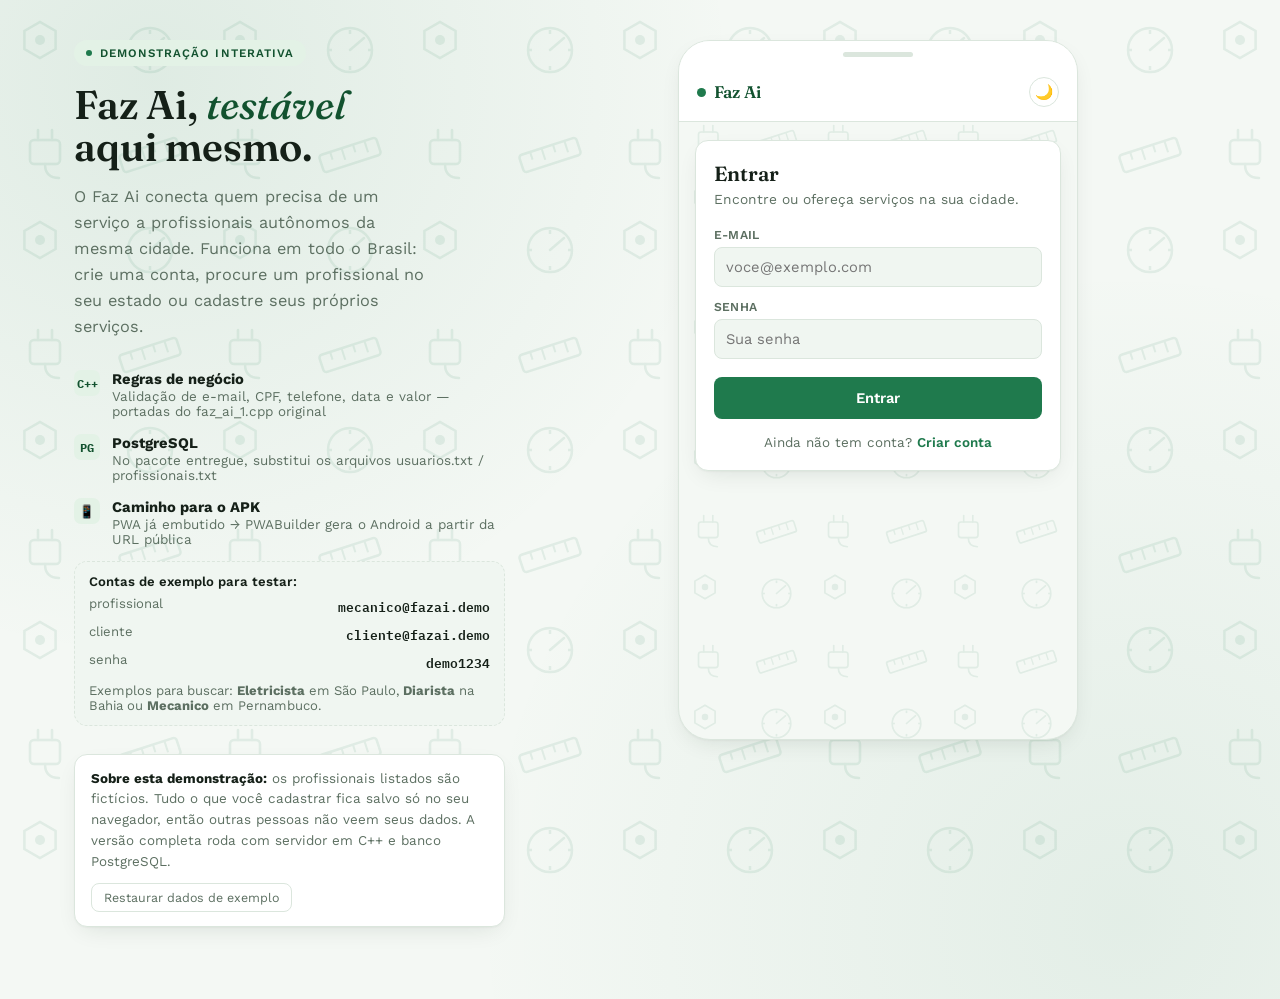
<file: docs/index.html>
<!doctype html>
<html lang="pt-BR">
<head>
<meta charset="utf-8">
<meta name="viewport" content="width=device-width, initial-scale=1">
<title>Faz Ai</title>
<meta name="description" content="Encontre ou ofereça serviços em todo o Brasil">
<meta name="theme-color" content="#1f7a4d">
<link rel="manifest" href="manifest.json">
<link rel="icon" href="icon-192.png">
<link rel="apple-touch-icon" href="icon-192.png">
<link rel="preconnect" href="https://fonts.googleapis.com">
<link rel="preconnect" href="https://fonts.gstatic.com" crossorigin>
<link rel="stylesheet" href="https://fonts.googleapis.com/css2?family=Fraunces:ital,opsz,wght@0,9..144,400;0,9..144,600;0,9..144,700;1,9..144,500&family=Work+Sans:wght@400;500;600;700&family=IBM+Plex+Mono:wght@500;600&display=swap">
<style>
:root{
  --bg:#f4f8f4;
  --bg-deep:#e9f1ea;
  --surface:#ffffff;
  --surface-2:#f0f6f1;
  --text:#152018;
  --text-muted:#5c6f61;
  --border:#dbe6dd;
  --accent:#1f7a4d;
  --accent-strong:#12522f;
  --accent-soft:#e3f2e6;
  --danger:#b1402c;
  --danger-soft:#fbebe6;
  --shadow: 0 1px 2px rgba(20,40,25,.04), 0 8px 24px -8px rgba(20,40,25,.12);
  --radius-l:20px;
  --radius-m:13px;
  --radius-s:8px;
  --pattern-opacity:.09;
}
@media (prefers-color-scheme: dark){
  :root:not([data-theme="light"]){
    color-scheme:dark;
    --bg:#0e1712;
    --bg-deep:#0a120e;
    --surface:#16221b;
    --surface-2:#1c2a21;
    --text:#eaf3ec;
    --text-muted:#8fa596;
    --border:#2a3a2f;
    --accent:#4fbf87;
    --accent-strong:#7fd9a8;
    --accent-soft:#1d3226;
    --danger:#e58876;
    --danger-soft:#33201c;
    --shadow: 0 1px 2px rgba(0,0,0,.3), 0 10px 30px -10px rgba(0,0,0,.5);
    --pattern-opacity:.16;
  }
}
:root[data-theme="dark"]{
  color-scheme:dark;
  --bg:#0e1712;
  --bg-deep:#0a120e;
  --surface:#16221b;
  --surface-2:#1c2a21;
  --text:#eaf3ec;
  --text-muted:#8fa596;
  --border:#2a3a2f;
  --accent:#4fbf87;
  --accent-strong:#7fd9a8;
  --accent-soft:#1d3226;
  --danger:#e58876;
  --danger-soft:#33201c;
  --shadow: 0 1px 2px rgba(0,0,0,.3), 0 10px 30px -10px rgba(0,0,0,.5);
  --pattern-opacity:.16;
}

*{box-sizing:border-box}
body{
  position:relative;
  margin:0;
  background:
    radial-gradient(circle at 12% 8%, color-mix(in srgb, var(--accent) 10%, transparent), transparent 40%),
    radial-gradient(circle at 88% 92%, color-mix(in srgb, var(--accent) 8%, transparent), transparent 45%),
    var(--bg);
  color:var(--text);
  font-family:'Work Sans', system-ui, sans-serif;
  min-height:100%;
}
/* Textura de fundo com ícones de ferramentas (chave, plugue, manômetro, trena) —
   remete ao universo de serviços/manutenção do app. Usa mask (não background-image)
   para herdar a cor de acento do tema automaticamente, claro ou escuro. */
body::before{
  content:"";
  position:fixed;
  inset:0;
  z-index:0;
  pointer-events:none;
  background-color:var(--accent);
  opacity:var(--pattern-opacity);
  -webkit-mask-image:url("data:image/svg+xml,%3Csvg xmlns='http://www.w3.org/2000/svg' width='200' height='200' viewBox='0 0 200 200'%3E%3Cpolygon points='55.6,49 40,58 24.4,49 24.4,31 40,22 55.6,31' fill='none' stroke='black' stroke-width='2.5'/%3E%3Ccircle cx='40' cy='40' r='5' fill='black'/%3E%3Ccircle cx='150' cy='50' r='22' fill='none' stroke='black' stroke-width='2.5'/%3E%3Cline x1='150' y1='50' x2='164' y2='38' stroke='black' stroke-width='2.5' stroke-linecap='round'/%3E%3Cline x1='150' y1='30' x2='150' y2='34' stroke='black' stroke-width='2.5'/%3E%3Cline x1='172' y1='50' x2='168' y2='50' stroke='black' stroke-width='2.5'/%3E%3Cline x1='150' y1='70' x2='150' y2='66' stroke='black' stroke-width='2.5'/%3E%3Cline x1='128' y1='50' x2='132' y2='50' stroke='black' stroke-width='2.5'/%3E%3Crect x='30' y='140' width='30' height='24' rx='4' fill='none' stroke='black' stroke-width='2.5'/%3E%3Cline x1='38' y1='140' x2='38' y2='130' stroke='black' stroke-width='2.5' stroke-linecap='round'/%3E%3Cline x1='52' y1='140' x2='52' y2='130' stroke='black' stroke-width='2.5' stroke-linecap='round'/%3E%3Cpath d='M45 164 q0 14 14 14' fill='none' stroke='black' stroke-width='2.5' stroke-linecap='round'/%3E%3Cg transform='rotate(-18 150 155)'%3E%3Crect x='120' y='146' width='60' height='18' rx='3' fill='none' stroke='black' stroke-width='2.5'/%3E%3Cline x1='132' y1='146' x2='132' y2='154' stroke='black' stroke-width='2'/%3E%3Cline x1='144' y1='146' x2='144' y2='158' stroke='black' stroke-width='2'/%3E%3Cline x1='156' y1='146' x2='156' y2='154' stroke='black' stroke-width='2'/%3E%3Cline x1='168' y1='146' x2='168' y2='158' stroke='black' stroke-width='2'/%3E%3C/g%3E%3C/svg%3E");
  mask-image:url("data:image/svg+xml,%3Csvg xmlns='http://www.w3.org/2000/svg' width='200' height='200' viewBox='0 0 200 200'%3E%3Cpolygon points='55.6,49 40,58 24.4,49 24.4,31 40,22 55.6,31' fill='none' stroke='black' stroke-width='2.5'/%3E%3Ccircle cx='40' cy='40' r='5' fill='black'/%3E%3Ccircle cx='150' cy='50' r='22' fill='none' stroke='black' stroke-width='2.5'/%3E%3Cline x1='150' y1='50' x2='164' y2='38' stroke='black' stroke-width='2.5' stroke-linecap='round'/%3E%3Cline x1='150' y1='30' x2='150' y2='34' stroke='black' stroke-width='2.5'/%3E%3Cline x1='172' y1='50' x2='168' y2='50' stroke='black' stroke-width='2.5'/%3E%3Cline x1='150' y1='70' x2='150' y2='66' stroke='black' stroke-width='2.5'/%3E%3Cline x1='128' y1='50' x2='132' y2='50' stroke='black' stroke-width='2.5'/%3E%3Crect x='30' y='140' width='30' height='24' rx='4' fill='none' stroke='black' stroke-width='2.5'/%3E%3Cline x1='38' y1='140' x2='38' y2='130' stroke='black' stroke-width='2.5' stroke-linecap='round'/%3E%3Cline x1='52' y1='140' x2='52' y2='130' stroke='black' stroke-width='2.5' stroke-linecap='round'/%3E%3Cpath d='M45 164 q0 14 14 14' fill='none' stroke='black' stroke-width='2.5' stroke-linecap='round'/%3E%3Cg transform='rotate(-18 150 155)'%3E%3Crect x='120' y='146' width='60' height='18' rx='3' fill='none' stroke='black' stroke-width='2.5'/%3E%3Cline x1='132' y1='146' x2='132' y2='154' stroke='black' stroke-width='2'/%3E%3Cline x1='144' y1='146' x2='144' y2='158' stroke='black' stroke-width='2'/%3E%3Cline x1='156' y1='146' x2='156' y2='154' stroke='black' stroke-width='2'/%3E%3Cline x1='168' y1='146' x2='168' y2='158' stroke='black' stroke-width='2'/%3E%3C/g%3E%3C/svg%3E");
  -webkit-mask-repeat:repeat;
  mask-repeat:repeat;
  -webkit-mask-size:200px 200px;
  mask-size:200px 200px;
}
h1,h2,h3{ font-family:'Fraunces', Georgia, serif; text-wrap:balance; margin:0; }
.mono, input, select, textarea, .valor, .telefone-link { font-family:'Work Sans', system-ui, sans-serif; }
.num, .mono-num { font-family:'IBM Plex Mono', monospace; font-variant-numeric: tabular-nums; }

.stage{
  position:relative;
  z-index:1;
  max-width:1180px;
  margin:0 auto;
  padding:40px 24px 72px;
  display:grid;
  grid-template-columns: 1.05fr 1.6fr;
  gap:44px;
  align-items:start;
}
@media (max-width: 900px){
  .stage{ grid-template-columns: 1fr; padding:24px 16px 56px; gap:28px; }
}

/* ---------- coluna esquerda: intro ---------- */
.intro{ position:sticky; top:24px; }
.eyebrow{
  display:inline-flex; align-items:center; gap:8px;
  font-size:.72rem; font-weight:600; letter-spacing:.09em; text-transform:uppercase;
  color:var(--accent-strong); background:var(--accent-soft);
  padding:6px 12px; border-radius:100px; margin-bottom:18px;
}
.eyebrow .pt{width:6px;height:6px;border-radius:50%;background:var(--accent)}
.intro h1{ font-size:2.5rem; line-height:1.05; font-weight:600; color:var(--text); }
.intro h1 em{ font-style:italic; font-weight:500; color:var(--accent-strong); }
.intro p.lede{ color:var(--text-muted); font-size:1.02rem; line-height:1.6; margin:16px 0 0; max-width:36ch; }

.stack-lista{ margin-top:28px; display:flex; flex-direction:column; gap:14px; }
.stack-item{ display:flex; gap:12px; align-items:flex-start; }
.stack-item .marca{
  width:26px; height:26px; border-radius:7px; background:var(--accent-soft); color:var(--accent-strong);
  display:flex; align-items:center; justify-content:center; font-size:.78rem; font-weight:700; flex:none; margin-top:1px;
  font-family:'IBM Plex Mono', monospace;
}
.stack-item .txt b{ font-size:.92rem; }
.stack-item .txt span{ display:block; font-size:.84rem; color:var(--text-muted); margin-top:1px; }

.aviso{
  margin-top:28px; padding:14px 16px; border-radius:var(--radius-m);
  background:var(--surface); border:1px solid var(--border); box-shadow:var(--shadow);
  font-size:.84rem; color:var(--text-muted); line-height:1.55;
}
.aviso b{ color:var(--text); }

.credenciais{
  margin-top:14px; padding:12px 14px; border-radius:var(--radius-m);
  background:var(--surface-2); border:1px dashed var(--border);
  font-size:.82rem; color:var(--text-muted);
}
.credenciais .linha{ display:flex; justify-content:space-between; padding:3px 0; }
.credenciais .linha b{ color:var(--text); font-family:'IBM Plex Mono',monospace; font-weight:600; font-size:.8rem; }

/* ---------- coluna direita: telefone ---------- */
.telefone-wrap{ display:flex; justify-content:center; }
.telefone{
  position:relative;
  isolation:isolate;
  width:100%; max-width:400px;
  background:var(--bg);
  border-radius:32px;
  border:1px solid var(--border);
  box-shadow: var(--shadow);
  overflow:hidden;
  min-height:700px;
  display:flex; flex-direction:column;
}
/* Mesma textura de ferramentas do fundo da página, só que numa escala menor
   e mais visível, para dar personalidade à "tela" do telefone. Fica atrás
   de tudo (z-index negativo) — os cartões brancos/escuros ficam por cima. */
.telefone::before{
  content:"";
  position:absolute;
  inset:0;
  z-index:-1;
  pointer-events:none;
  background-color:var(--accent);
  opacity:var(--pattern-opacity);
  -webkit-mask-image:url("data:image/svg+xml,%3Csvg xmlns='http://www.w3.org/2000/svg' width='200' height='200' viewBox='0 0 200 200'%3E%3Cpolygon points='55.6,49 40,58 24.4,49 24.4,31 40,22 55.6,31' fill='none' stroke='black' stroke-width='2.5'/%3E%3Ccircle cx='40' cy='40' r='5' fill='black'/%3E%3Ccircle cx='150' cy='50' r='22' fill='none' stroke='black' stroke-width='2.5'/%3E%3Cline x1='150' y1='50' x2='164' y2='38' stroke='black' stroke-width='2.5' stroke-linecap='round'/%3E%3Cline x1='150' y1='30' x2='150' y2='34' stroke='black' stroke-width='2.5'/%3E%3Cline x1='172' y1='50' x2='168' y2='50' stroke='black' stroke-width='2.5'/%3E%3Cline x1='150' y1='70' x2='150' y2='66' stroke='black' stroke-width='2.5'/%3E%3Cline x1='128' y1='50' x2='132' y2='50' stroke='black' stroke-width='2.5'/%3E%3Crect x='30' y='140' width='30' height='24' rx='4' fill='none' stroke='black' stroke-width='2.5'/%3E%3Cline x1='38' y1='140' x2='38' y2='130' stroke='black' stroke-width='2.5' stroke-linecap='round'/%3E%3Cline x1='52' y1='140' x2='52' y2='130' stroke='black' stroke-width='2.5' stroke-linecap='round'/%3E%3Cpath d='M45 164 q0 14 14 14' fill='none' stroke='black' stroke-width='2.5' stroke-linecap='round'/%3E%3Cg transform='rotate(-18 150 155)'%3E%3Crect x='120' y='146' width='60' height='18' rx='3' fill='none' stroke='black' stroke-width='2.5'/%3E%3Cline x1='132' y1='146' x2='132' y2='154' stroke='black' stroke-width='2'/%3E%3Cline x1='144' y1='146' x2='144' y2='158' stroke='black' stroke-width='2'/%3E%3Cline x1='156' y1='146' x2='156' y2='154' stroke='black' stroke-width='2'/%3E%3Cline x1='168' y1='146' x2='168' y2='158' stroke='black' stroke-width='2'/%3E%3C/g%3E%3C/svg%3E");
  mask-image:url("data:image/svg+xml,%3Csvg xmlns='http://www.w3.org/2000/svg' width='200' height='200' viewBox='0 0 200 200'%3E%3Cpolygon points='55.6,49 40,58 24.4,49 24.4,31 40,22 55.6,31' fill='none' stroke='black' stroke-width='2.5'/%3E%3Ccircle cx='40' cy='40' r='5' fill='black'/%3E%3Ccircle cx='150' cy='50' r='22' fill='none' stroke='black' stroke-width='2.5'/%3E%3Cline x1='150' y1='50' x2='164' y2='38' stroke='black' stroke-width='2.5' stroke-linecap='round'/%3E%3Cline x1='150' y1='30' x2='150' y2='34' stroke='black' stroke-width='2.5'/%3E%3Cline x1='172' y1='50' x2='168' y2='50' stroke='black' stroke-width='2.5'/%3E%3Cline x1='150' y1='70' x2='150' y2='66' stroke='black' stroke-width='2.5'/%3E%3Cline x1='128' y1='50' x2='132' y2='50' stroke='black' stroke-width='2.5'/%3E%3Crect x='30' y='140' width='30' height='24' rx='4' fill='none' stroke='black' stroke-width='2.5'/%3E%3Cline x1='38' y1='140' x2='38' y2='130' stroke='black' stroke-width='2.5' stroke-linecap='round'/%3E%3Cline x1='52' y1='140' x2='52' y2='130' stroke='black' stroke-width='2.5' stroke-linecap='round'/%3E%3Cpath d='M45 164 q0 14 14 14' fill='none' stroke='black' stroke-width='2.5' stroke-linecap='round'/%3E%3Cg transform='rotate(-18 150 155)'%3E%3Crect x='120' y='146' width='60' height='18' rx='3' fill='none' stroke='black' stroke-width='2.5'/%3E%3Cline x1='132' y1='146' x2='132' y2='154' stroke='black' stroke-width='2'/%3E%3Cline x1='144' y1='146' x2='144' y2='158' stroke='black' stroke-width='2'/%3E%3Cline x1='156' y1='146' x2='156' y2='154' stroke='black' stroke-width='2'/%3E%3Cline x1='168' y1='146' x2='168' y2='158' stroke='black' stroke-width='2'/%3E%3C/g%3E%3C/svg%3E");
  -webkit-mask-repeat:repeat;
  mask-repeat:repeat;
  -webkit-mask-size:130px 130px;
  mask-size:130px 130px;
}
.notch{
  height:26px; display:flex; align-items:center; justify-content:center; background:var(--surface); flex:none;
}
.notch .pill{ width:70px; height:5px; border-radius:4px; background:var(--border); }

.topbar{
  display:flex;align-items:center;justify-content:space-between;
  padding:10px 18px 14px;background:var(--surface);border-bottom:1px solid var(--border);
  flex:none;
}
.logo{display:flex;align-items:center;gap:8px;font-weight:600;font-size:1.05rem;font-family:'Fraunces',serif;color:var(--accent-strong)}
.logo .dot{width:9px;height:9px;border-radius:50%;background:var(--accent)}
.sair-btn{background:none;border:1px solid var(--border);color:var(--text-muted);padding:6px 12px;border-radius:8px;font-size:.78rem;cursor:pointer;font-family:'Work Sans',sans-serif}
.sair-btn:hover{background:var(--danger-soft);color:var(--danger);border-color:var(--danger)}
.topbar-acoes{display:flex;align-items:center;gap:8px}
.tema-btn{
  width:30px;height:30px;padding:0;display:flex;align-items:center;justify-content:center;
  background:none;border:1px solid var(--border);border-radius:50%;font-size:.92rem;cursor:pointer;line-height:1;
}
.tema-btn:hover{border-color:var(--accent);background:var(--accent-soft)}

.tela{ flex:1; overflow-y:auto; padding:18px 16px 24px; }
.tela.hidden{ display:none; }

.cartao{
  background:var(--surface); border:1px solid var(--border); border-radius:var(--radius-m);
  box-shadow:var(--shadow); padding:18px 18px 20px;
}

.card-titulo{font-size:1.28rem;margin:2px 0 3px;color:var(--text);font-weight:600}
.subtitulo{color:var(--text-muted);margin:0 0 18px;font-size:.86rem;line-height:1.5}

label{display:block;font-size:.76rem;font-weight:600;margin:13px 0 5px;color:var(--text-muted);text-transform:uppercase;letter-spacing:.03em}
input,select,textarea{
  width:100%;padding:10px 11px;border:1px solid var(--border);border-radius:var(--radius-s);
  font-size:.92rem;background:var(--surface-2);color:var(--text);
}
input:focus,select:focus,textarea:focus{outline:2px solid var(--accent);outline-offset:1px;background:var(--surface)}
textarea{resize:vertical;min-height:64px;font-family:inherit}

.tipo-toggle{display:flex;gap:8px;margin-top:6px}
.tipo-toggle label.opcao{
  flex:1;display:flex;align-items:center;justify-content:center;gap:6px;
  border:1px solid var(--border);border-radius:var(--radius-s);padding:10px;cursor:pointer;
  font-weight:600;font-size:.84rem;margin:0;color:var(--text-muted);text-transform:none;letter-spacing:0;
}
.tipo-toggle input{width:auto;margin:0}
.tipo-toggle label.opcao.ativo{border-color:var(--accent);background:var(--accent-soft);color:var(--accent-strong)}

button.principal{
  width:100%;margin-top:18px;padding:12px;border:none;border-radius:var(--radius-s);
  background:var(--accent);color:#fff;font-size:.92rem;font-weight:600;cursor:pointer;
  font-family:'Work Sans',sans-serif;
}
button.principal:hover{background:var(--accent-strong)}
button.principal:focus-visible, .sair-btn:focus-visible, .tema-btn:focus-visible, button:focus-visible{ outline:2px solid var(--accent); outline-offset:2px; }

.troca{text-align:center;margin-top:16px;font-size:.84rem;color:var(--text-muted)}
.troca a{color:var(--accent);font-weight:600;cursor:pointer;text-decoration:none}

.msg-erro{background:var(--danger-soft);color:var(--danger);border:1px solid color-mix(in srgb, var(--danger) 35%, transparent);padding:9px 11px;border-radius:var(--radius-s);font-size:.82rem;margin-top:13px;display:none;line-height:1.45}
.msg-ok{background:var(--accent-soft);color:var(--accent-strong);border:1px solid color-mix(in srgb, var(--accent) 35%, transparent);padding:9px 11px;border-radius:var(--radius-s);font-size:.82rem;margin-top:13px;display:none}

.menu{display:grid;gap:10px;margin-top:16px}
.menu-item{
  display:flex;align-items:center;gap:13px;background:var(--surface-2);border:1px solid var(--border);
  border-radius:var(--radius-m);padding:14px;cursor:pointer;
}
.menu-item:hover{border-color:var(--accent)}
.menu-item .icone{font-size:1.25rem}
.menu-item .rotulo{font-weight:600;font-size:.9rem}
.menu-item .desc{font-size:.78rem;color:var(--text-muted);margin-top:1px}

.saudacao{margin:4px 0 2px;color:var(--text-muted);font-size:.88rem}
.saudacao b{color:var(--text);font-family:'Fraunces',serif;font-weight:600}

.resultado-card{background:var(--surface-2);border:1px solid var(--border);border-radius:var(--radius-m);padding:14px;margin-top:11px}
.resultado-card .nome{font-weight:600;font-size:.96rem}
.resultado-card .profissao-tag{display:inline-block;background:var(--accent-soft);color:var(--accent-strong);font-size:.72rem;font-weight:700;padding:2px 9px;border-radius:100px;margin-top:5px}
.resultado-card .linha{font-size:.82rem;color:var(--text-muted);margin-top:6px}
.resultado-card .valor{font-weight:600;color:var(--accent-strong)}
.resultado-card a.tel{color:var(--accent-strong);font-weight:600;text-decoration:none}

.vazio{text-align:center;color:var(--text-muted);padding:24px 10px;font-size:.86rem}

.voltar{background:none;border:none;color:var(--text-muted);font-size:.82rem;cursor:pointer;padding:0;margin-bottom:12px;display:inline-flex;align-items:center;gap:4px;font-family:'Work Sans',sans-serif}
.voltar:hover{color:var(--accent-strong)}

.perfil-linha{display:flex;justify-content:space-between;padding:9px 0;border-bottom:1px solid var(--border);font-size:.86rem;gap:10px}
.perfil-linha:last-child{border-bottom:none}
.perfil-linha .rot{color:var(--text-muted)}
.perfil-linha .val{font-weight:600;text-align:right}

.hidden{display:none !important}
::selection{ background: var(--accent-soft); }

/* Quando aberto como app instalado (APK/PWA): só a tela do app, em tela cheia,
   sem a coluna de apresentação e sem a moldura de celular. */
/* A classe modo-app é ligada pelo script logo abaixo (app Android ou PWA instalado). */
html.modo-app .stage{ display:block; max-width:none; padding:0; }
html.modo-app .intro{ display:none; }
html.modo-app .telefone{ max-width:none; min-height:100vh; border:none; border-radius:0; box-shadow:none; }
html.modo-app .notch{ display:none; }
html.modo-app .topbar{ padding-top:calc(14px + env(safe-area-inset-top, 0px)); }
</style>

<script>
// Aplica o tema escolhido pelo usuário (se houver) antes da página desenhar,
// pra não "piscar" no tema padrão do sistema por uma fração de segundo.
(function(){
  try{
    const salvo = localStorage.getItem("fazai-tema");
    if (salvo === "light" || salvo === "dark") document.documentElement.setAttribute("data-theme", salvo);
  }catch(e){}
})();
// Dentro do app Android (WebView com "FazAiApp" no user agent) ou como PWA instalado,
// mostra só a tela do aplicativo.
const NO_APP_ANDROID = navigator.userAgent.includes("FazAiApp");
if (NO_APP_ANDROID || window.matchMedia("(display-mode: standalone)").matches) {
  document.documentElement.classList.add("modo-app");
}
</script>

<div class="stage">

  <!-- ===================== COLUNA ESQUERDA ===================== -->
  <div class="intro">
    <span class="eyebrow"><span class="pt"></span> Demonstração interativa</span>
    <h1>Faz Ai, <em>testável</em> aqui mesmo.</h1>
    <p class="lede">O Faz Ai conecta quem precisa de um serviço a profissionais autônomos da mesma cidade. Funciona em todo o Brasil: crie uma conta, procure um profissional no seu estado ou cadastre seus próprios serviços.</p>

    <div class="stack-lista">
      <div class="stack-item">
        <div class="marca">C++</div>
        <div class="txt"><b>Regras de negócio</b><span>Validação de e-mail, CPF, telefone, data e valor — portadas do faz_ai_1.cpp original</span></div>
      </div>
      <div class="stack-item">
        <div class="marca">PG</div>
        <div class="txt"><b>PostgreSQL</b><span>No pacote entregue, substitui os arquivos usuarios.txt / profissionais.txt</span></div>
      </div>
      <div class="stack-item">
        <div class="marca">📱</div>
        <div class="txt"><b>Caminho para o APK</b><span>PWA já embutido → PWABuilder gera o Android a partir da URL pública</span></div>
      </div>
    </div>

    <div class="credenciais">
      <div style="margin-bottom:4px;color:var(--text);font-weight:600;font-size:.82rem">Contas de exemplo para testar:</div>
      <div class="linha"><span>profissional</span><b>mecanico@fazai.demo</b></div>
      <div class="linha"><span>cliente</span><b>cliente@fazai.demo</b></div>
      <div class="linha"><span>senha</span><b>demo1234</b></div>
      <div style="margin-top:6px">Exemplos para buscar: <b style="font-family:inherit">Eletricista</b> em São Paulo, <b style="font-family:inherit">Diarista</b> na Bahia ou <b style="font-family:inherit">Mecanico</b> em Pernambuco.</div>
    </div>

    <div class="aviso">
      <b>Sobre esta demonstração:</b> os profissionais listados são fictícios. Tudo o que você cadastrar fica salvo só no seu navegador, então outras pessoas não veem seus dados. A versão completa roda com servidor em C++ e banco PostgreSQL.
      <div style="margin-top:10px"><button type="button" class="sair-btn" id="btnResetar">Restaurar dados de exemplo</button> <span id="resetOk" class="hidden">Pronto, dados restaurados.</span></div>
    </div>
  </div>

  <!-- ===================== COLUNA DIREITA: TELEFONE ===================== -->
  <div class="telefone-wrap">
    <div class="telefone">
      <div class="notch"><div class="pill"></div></div>

      <div class="topbar">
        <div class="logo"><span class="dot"></span> Faz Ai</div>
        <div class="topbar-acoes">
          <button class="tema-btn" id="btnTema" type="button" title="Alternar tema claro/escuro" aria-label="Alternar tema claro/escuro">🌙</button>
          <button class="sair-btn hidden" id="btnSair">Sair</button>
        </div>
      </div>

      <!-- TELA: AUTH -->
      <div id="telaAuth" class="tela">
       <div class="cartao">
        <h2 class="card-titulo" id="authTitulo">Entrar</h2>
        <p class="subtitulo" id="authSubtitulo">Encontre ou ofereça serviços na sua cidade.</p>

        <form id="formLogin">
          <label for="loginEmail">E-mail</label>
          <input type="email" id="loginEmail" placeholder="voce@exemplo.com" required>
          <label for="loginSenha">Senha</label>
          <input type="password" id="loginSenha" placeholder="Sua senha" required>
          <button type="submit" class="principal">Entrar</button>
          <div class="msg-erro" id="loginErro"></div>
        </form>

        <form id="formCadastro" class="hidden">
          <label>Tipo de conta</label>
          <div class="tipo-toggle">
            <label class="opcao ativo" data-tipo="cliente"><input type="radio" name="tipoConta" value="cliente" checked> Cliente</label>
            <label class="opcao" data-tipo="profissional"><input type="radio" name="tipoConta" value="profissional"> Profissional</label>
          </div>

          <label for="cadNome">Nome completo</label>
          <input type="text" id="cadNome" required>
          <label for="cadEmail">E-mail</label>
          <input type="email" id="cadEmail" required>
          <label for="cadSenha">Senha (mín. 4 caracteres)</label>
          <input type="password" id="cadSenha" minlength="4" required>

          <div id="blocoProfissional" class="hidden">
            <label for="cadCpf">CPF</label>
            <input type="text" id="cadCpf" placeholder="000.000.000-00">
            <label for="cadNascimento">Data de nascimento</label>
            <input type="text" id="cadNascimento" placeholder="DD/MM/AAAA">
            <label for="cadProfissao">Profissão</label>
            <select id="cadProfissao"></select>
            <label for="cadDescricao">Descreva seu serviço</label>
            <textarea id="cadDescricao"></textarea>
            <label for="cadEstado">Estado onde trabalha</label>
            <select id="cadEstado"></select>
            <label for="cadCidade">Cidade onde trabalha</label>
            <input type="text" id="cadCidade" placeholder="Ex: Campinas">
            <label for="cadTelefone">Telefone</label>
            <input type="text" id="cadTelefone" placeholder="(DDD) 99999-9999">
            <label for="cadValor">Valor do serviço (R$)</label>
            <input type="text" id="cadValor" placeholder="300,00">
          </div>

          <button type="submit" class="principal">Criar conta</button>
          <div class="msg-erro" id="cadastroErro"></div>
        </form>

        <div class="troca">
          <span id="trocaTextoLogin">Ainda não tem conta? <a id="linkIrCadastro">Criar conta</a></span>
          <span id="trocaTextoCadastro" class="hidden">Já tem conta? <a id="linkIrLogin">Entrar</a></span>
        </div>
       </div>
      </div>

      <!-- TELA: MENU -->
      <div id="telaMenu" class="tela hidden">
       <div class="cartao">
        <p class="saudacao">Olá, <b id="menuNome"></b>!</p>
        <div class="menu">
          <div class="menu-item" data-acao="buscar">
            <div class="icone">🔎</div>
            <div><div class="rotulo">Procurar um serviço</div><div class="desc">Encontre profissionais em todo o Brasil</div></div>
          </div>
          <div class="menu-item hidden" id="itemOferecer" data-acao="oferecer">
            <div class="icone">🛠️</div>
            <div><div class="rotulo">Oferecer meus serviços</div><div class="desc">Cadastre ou atualize seu perfil profissional</div></div>
          </div>
          <div class="menu-item" data-acao="perfil">
            <div class="icone">👤</div>
            <div><div class="rotulo">Meu perfil</div><div class="desc">Veja seus dados de conta</div></div>
          </div>
        </div>
       </div>
      </div>

      <!-- TELA: BUSCAR -->
      <div id="telaBuscar" class="tela hidden">
        <button class="voltar" data-voltar="menu">← Voltar</button>
        <div class="cartao">
        <h2 class="card-titulo">Procurar serviço</h2>
        <p class="subtitulo">Escolha a profissão e o estado. A cidade é opcional.</p>
        <label for="buscaProfissao">Profissão</label>
        <select id="buscaProfissao"></select>
        <label for="buscaEstado">Estado</label>
        <select id="buscaEstado"></select>
        <label for="buscaCidade">Cidade (opcional)</label>
        <input type="text" id="buscaCidade" placeholder="Deixe em branco para ver o estado todo">
        <button class="principal" id="btnBuscar">Buscar</button>
        <div id="resultados"></div>
        </div>
      </div>

      <!-- TELA: OFERECER -->
      <div id="telaOferecer" class="tela hidden">
        <button class="voltar" data-voltar="menu">← Voltar</button>
        <div class="cartao">
        <h2 class="card-titulo">Oferecer meus serviços</h2>
        <p class="subtitulo">Preencha seus dados profissionais.</p>
        <form id="formOferecer">
          <label for="ofCpf">CPF</label>
          <input type="text" id="ofCpf" placeholder="000.000.000-00">
          <label for="ofNascimento">Data de nascimento</label>
          <input type="text" id="ofNascimento" placeholder="DD/MM/AAAA">
          <label for="ofProfissao">Profissão</label>
          <select id="ofProfissao"></select>
          <label for="ofDescricao">Descreva seu serviço</label>
          <textarea id="ofDescricao"></textarea>
          <label for="ofEstado">Estado onde trabalha</label>
          <select id="ofEstado"></select>
          <label for="ofCidade">Cidade onde trabalha</label>
          <input type="text" id="ofCidade" placeholder="Ex: Campinas">
          <label for="ofTelefone">Telefone</label>
          <input type="text" id="ofTelefone" placeholder="(DDD) 99999-9999">
          <label for="ofValor">Valor do serviço (R$)</label>
          <input type="text" id="ofValor" placeholder="300,00">
          <button type="submit" class="principal">Salvar</button>
          <div class="msg-erro" id="oferecerErro"></div>
          <div class="msg-ok" id="oferecerOk"></div>
        </form>
        </div>
      </div>

      <!-- TELA: PERFIL -->
      <div id="telaPerfil" class="tela hidden">
        <button class="voltar" data-voltar="menu">← Voltar</button>
        <div id="perfilCard" class="cartao"><h2 class="card-titulo">Meu perfil</h2></div>
      </div>

    </div>
  </div>
</div>

<script>
// ============================================================
// Faz Ai — DEMO client-side (mesma lógica do server.cpp/regras.hpp,
// portada para JS só para esta prévia. Os dados ficam em localStorage,
// isolados por navegador — não é o banco PostgreSQL real do projeto.)
// ============================================================

const PROFISSOES = [
  "Eletricista","Encanador","Pedreiro","Pintor","Carpinteiro","Marceneiro","Serralheiro",
  "Azulejista","Gesseiro","Jardineiro","Diarista","Faxineiro","Cozinheiro","Confeiteiro",
  "Garcom","Fotografo","Videomaker","Designer Grafico","Desenvolvedor de Software",
  "Tecnico de Informatica","Tecnico de Celular","Tecnico de Computadores",
  "Instalador de Ar-Condicionado","Tecnico de Refrigeracao","Mecanico","Eletricista Automotivo",
  "Lavador de Carros","Funileiro","Motoboy","Motorista","Professor Particular","Tradutor",
  "Redator","Social Media","Cabeleireiro","Barbeiro","Manicure","Maquiador",
  "Fotografo de Eventos","Personal Trainer","Professor de Musica","Professor de Idiomas",
  "Costureiro","Decorador","Cerimonialista","Cuidador de Idosos","Baba","Pet Sitter",
  "Adestrador de Caes","Tecnico de Seguranca Eletronica"
];

const ESTADOS = [
  ["AC","Acre"],["AL","Alagoas"],["AP","Amapá"],["AM","Amazonas"],["BA","Bahia"],["CE","Ceará"],
  ["DF","Distrito Federal"],["ES","Espírito Santo"],["GO","Goiás"],["MA","Maranhão"],["MT","Mato Grosso"],
  ["MS","Mato Grosso do Sul"],["MG","Minas Gerais"],["PA","Pará"],["PB","Paraíba"],["PR","Paraná"],
  ["PE","Pernambuco"],["PI","Piauí"],["RJ","Rio de Janeiro"],["RN","Rio Grande do Norte"],
  ["RS","Rio Grande do Sul"],["RO","Rondônia"],["RR","Roraima"],["SC","Santa Catarina"],
  ["SP","São Paulo"],["SE","Sergipe"],["TO","Tocantins"]
];
function estadoValido(uf){ return ESTADOS.some(e => e[0] === uf); }
// Compara cidades ignorando acentos, maiúsculas e espaços nas pontas ("sao paulo" = "São Paulo")
function normalizar(t){ return (t||"").normalize("NFD").replace(/[\u0300-\u036f]/g, "").toLowerCase().trim(); }

function apenasDigitos(t){ return (t||"").replace(/\D/g, ""); }
function paraMinusculo(t){ return (t||"").toLowerCase(); }

function emailValido(email){
  const arroba = email.indexOf("@");
  if (arroba <= 0) return false;
  if (email.indexOf("@", arroba+1) !== -1) return false;
  const ponto = email.indexOf(".", arroba);
  if (ponto === -1 || ponto <= arroba+1 || ponto === email.length-1) return false;
  return true;
}
function telefoneValido(tel){
  if (!/^[\d\s()\-]+$/.test(tel)) return false;
  const d = apenasDigitos(tel);
  return d.length === 10 || d.length === 11;
}
function cpfValido(cpfDigitado){
  if (!/^[\d.\-]+$/.test(cpfDigitado)) return false;
  const cpf = apenasDigitos(cpfDigitado);
  if (cpf.length !== 11) return false;
  if (/^(\d)\1{10}$/.test(cpf)) return false;
  const d = cpf.split("").map(Number);
  let soma = 0;
  for (let i=0;i<9;i++) soma += d[i]*(10-i);
  let d1 = (soma%11<2)?0:11-(soma%11);
  if (d1 !== d[9]) return false;
  soma = 0;
  for (let i=0;i<10;i++) soma += d[i]*(11-i);
  let d2 = (soma%11<2)?0:11-(soma%11);
  if (d2 !== d[10]) return false;
  return true;
}
function anoBissexto(a){ return (a%4===0 && a%100!==0) || a%400===0; }
function dataValida(data){
  if (!/^\d{2}\/\d{2}\/\d{4}$/.test(data)) return false;
  const dia = +data.slice(0,2), mes = +data.slice(3,5), ano = +data.slice(6,10);
  if (ano < 1900 || ano > 2026 || mes < 1 || mes > 12) return false;
  const dias = [31,28,31,30,31,30,31,31,30,31,30,31];
  let limite = dias[mes-1];
  if (mes === 2 && anoBissexto(ano)) limite = 29;
  return dia >= 1 && dia <= limite;
}
function valorValido(v){
  if (!v) return false;
  let temNumero = false, sep = 0;
  for (const c of v){
    if (/\d/.test(c)) temNumero = true;
    else if (c==="."||c===",") sep++;
    else return false;
  }
  return temNumero && sep <= 1;
}
function valorParaNumero(v){ return parseFloat(String(v).replace(",", ".")) || 0; }

async function hashSenha(senha){
  const enc = new TextEncoder().encode(senha + "faz_ai_salt_2026");
  const buf = await crypto.subtle.digest("SHA-256", enc);
  return Array.from(new Uint8Array(buf)).map(b=>b.toString(16).padStart(2,"0")).join("");
}

// ---------- "banco" em localStorage ----------
const DB_KEY = "fazai_demo_db_v3";
function dbLer(){
  try {
    const raw = localStorage.getItem(DB_KEY);
    if (raw) return JSON.parse(raw);
  } catch(e){}
  return null;
}
function dbGravar(db){ try{ localStorage.setItem(DB_KEY, JSON.stringify(db)); }catch(e){} }

async function dbSeed(){
  // Dados fictícios só para a demonstração (CPF 529.982.247-25 é o número de exemplo usado em documentação)
  const hash = await hashSenha("demo1234");
  return {
    usuarios: [
      { id:1, nome:"Carlos Mecânico", email:"mecanico@fazai.demo", senha_hash:hash, tipo:"profissional" },
      { id:2, nome:"Ana Cliente", email:"cliente@fazai.demo", senha_hash:hash, tipo:"cliente" },
      { id:3, nome:"Paulo Eletricista", email:"eletricista@fazai.demo", senha_hash:hash, tipo:"profissional" },
      { id:4, nome:"Marcos Instalações", email:"marcos@fazai.demo", senha_hash:hash, tipo:"profissional" },
      { id:5, nome:"Rita Diarista", email:"diarista@fazai.demo", senha_hash:hash, tipo:"profissional" },
      { id:6, nome:"Joana Manicure", email:"manicure@fazai.demo", senha_hash:hash, tipo:"profissional" },
      { id:7, nome:"Sérgio Encanador", email:"encanador@fazai.demo", senha_hash:hash, tipo:"profissional" },
      { id:8, nome:"Luana Diarista", email:"luana@fazai.demo", senha_hash:hash, tipo:"profissional" },
      { id:9, nome:"Rafael Pintor", email:"pintor@fazai.demo", senha_hash:hash, tipo:"profissional" },
      { id:10, nome:"Fernanda Técnica", email:"tecnica@fazai.demo", senha_hash:hash, tipo:"profissional" },
      { id:11, nome:"Bruno Ar-Condicionado", email:"bruno@fazai.demo", senha_hash:hash, tipo:"profissional" },
      { id:12, nome:"Cláudia Cuidadora", email:"cuidadora@fazai.demo", senha_hash:hash, tipo:"profissional" },
      { id:13, nome:"Diego Pedreiro", email:"pedreiro@fazai.demo", senha_hash:hash, tipo:"profissional" }
    ],
    profissionais: [
      { usuario_id:1, nome:"Carlos Mecânico", cpf:"52998224725", data_nascimento:"07/08/1990", profissao:"Mecanico", descricao:"Revisão, freios e suspensão. Atendo no local.", estado:"PE", cidade:"Recife", telefone:"(81) 90000-0001", valor:300.00 },
      { usuario_id:3, nome:"Paulo Eletricista", cpf:"", data_nascimento:"12/03/1985", profissao:"Eletricista", descricao:"Instalação de tomadas, chuveiros e quadros de luz.", estado:"SP", cidade:"São Paulo", telefone:"(11) 90000-0002", valor:150.00 },
      { usuario_id:4, nome:"Marcos Instalações", cpf:"", data_nascimento:"18/09/1992", profissao:"Eletricista", descricao:"Elétrica residencial e manutenção predial.", estado:"SP", cidade:"Campinas", telefone:"(19) 90000-0003", valor:200.00 },
      { usuario_id:5, nome:"Rita Diarista", cpf:"", data_nascimento:"25/11/1988", profissao:"Diarista", descricao:"Limpeza completa de casas e apartamentos.", estado:"BA", cidade:"Salvador", telefone:"(71) 90000-0004", valor:180.00 },
      { usuario_id:6, nome:"Joana Manicure", cpf:"", data_nascimento:"02/06/1996", profissao:"Manicure", descricao:"Mãos e pés, atendimento a domicílio.", estado:"RJ", cidade:"Rio de Janeiro", telefone:"(21) 90000-0005", valor:60.00 },
      { usuario_id:7, nome:"Sérgio Encanador", cpf:"", data_nascimento:"30/01/1983", profissao:"Encanador", descricao:"Vazamentos, desentupimento e instalação de pias.", estado:"MG", cidade:"Belo Horizonte", telefone:"(31) 90000-0006", valor:160.00 },
      { usuario_id:8, nome:"Luana Diarista", cpf:"", data_nascimento:"14/04/1994", profissao:"Diarista", descricao:"Faxina semanal ou quinzenal.", estado:"CE", cidade:"Fortaleza", telefone:"(85) 90000-0007", valor:150.00 },
      { usuario_id:9, nome:"Rafael Pintor", cpf:"", data_nascimento:"09/10/1987", profissao:"Pintor", descricao:"Pintura interna e externa, textura e grafiato.", estado:"RS", cidade:"Porto Alegre", telefone:"(51) 90000-0008", valor:250.00 },
      { usuario_id:10, nome:"Fernanda Técnica", cpf:"", data_nascimento:"21/07/1995", profissao:"Tecnico de Informatica", descricao:"Formatação, redes e manutenção de computadores.", estado:"PR", cidade:"Curitiba", telefone:"(41) 90000-0009", valor:120.00 },
      { usuario_id:11, nome:"Bruno Ar-Condicionado", cpf:"", data_nascimento:"05/12/1989", profissao:"Instalador de Ar-Condicionado", descricao:"Instalação e limpeza de split.", estado:"AM", cidade:"Manaus", telefone:"(92) 90000-0010", valor:280.00 },
      { usuario_id:12, nome:"Cláudia Cuidadora", cpf:"", data_nascimento:"17/02/1980", profissao:"Cuidador de Idosos", descricao:"Acompanhamento diurno e noturno.", estado:"DF", cidade:"Brasília", telefone:"(61) 90000-0011", valor:200.00 },
      { usuario_id:13, nome:"Diego Pedreiro", cpf:"", data_nascimento:"28/05/1986", profissao:"Pedreiro", descricao:"Reformas, alvenaria e contrapiso.", estado:"PA", cidade:"Belém", telefone:"(91) 90000-0012", valor:220.00 }
    ],
    nextId: 14
  };
}

let DB = null;
async function dbInit(){
  DB = dbLer();
  if (!DB) { DB = await dbSeed(); dbGravar(DB); }
}

// ---------- estado ----------
const estado = { usuario: null };
function $(s){ return document.querySelector(s); }
function $all(s){ return document.querySelectorAll(s); }

function mostrarTela(id){
  $all(".tela").forEach(el => el.classList.add("hidden"));
  $("#"+id).classList.remove("hidden");
  $("#btnSair").classList.toggle("hidden", !estado.usuario);
}
function mostrarErro(id,msg){ const el=$("#"+id); el.textContent=msg; el.style.display="block"; }
function esconderErro(id){ $("#"+id).style.display="none"; }
function mostrarOk(id,msg){ const el=$("#"+id); el.textContent=msg; el.style.display="block"; }

function preencherProfissoes(){
  const html = '<option value="">Selecione...</option>' + PROFISSOES.map(p=>`<option value="${p}">${p}</option>`).join("");
  ["#cadProfissao","#buscaProfissao","#ofProfissao"].forEach(sel=>{ const el=$(sel); if (el) el.innerHTML = html; });
}
function preencherEstados(){
  const html = '<option value="">Selecione...</option>' + ESTADOS.map(([uf,nome])=>`<option value="${uf}">${nome} (${uf})</option>`).join("");
  ["#cadEstado","#buscaEstado","#ofEstado"].forEach(sel=>{ const el=$(sel); if (el) el.innerHTML = html; });
}

// ---------- navegação login/cadastro ----------
$("#linkIrCadastro").addEventListener("click", ()=>{
  $("#formLogin").classList.add("hidden");
  $("#formCadastro").classList.remove("hidden");
  $("#trocaTextoLogin").classList.add("hidden");
  $("#trocaTextoCadastro").classList.remove("hidden");
  $("#authTitulo").textContent = "Criar conta";
  $("#authSubtitulo").textContent = "Cadastre-se como cliente ou profissional.";
});
$("#linkIrLogin").addEventListener("click", ()=>{
  $("#formCadastro").classList.add("hidden");
  $("#formLogin").classList.remove("hidden");
  $("#trocaTextoCadastro").classList.add("hidden");
  $("#trocaTextoLogin").classList.remove("hidden");
  $("#authTitulo").textContent = "Entrar";
  $("#authSubtitulo").textContent = "Encontre ou ofereça serviços na sua cidade.";
});
$all('input[name="tipoConta"]').forEach(r=>{
  r.addEventListener("change", ()=>{
    $all(".tipo-toggle .opcao").forEach(l=>l.classList.remove("ativo"));
    r.closest(".opcao").classList.add("ativo");
    $("#blocoProfissional").classList.toggle("hidden", r.value !== "profissional");
  });
});

// ---------- login ----------
$("#formLogin").addEventListener("submit", async (e)=>{
  e.preventDefault();
  esconderErro("loginErro");
  const email = paraMinusculo($("#loginEmail").value.trim());
  const senha = $("#loginSenha").value;
  const hash = await hashSenha(senha);
  const u = DB.usuarios.find(u => paraMinusculo(u.email) === email && u.senha_hash === hash);
  if (!u){ mostrarErro("loginErro", "E-mail ou senha incorretos."); return; }
  estado.usuario = { id:u.id, nome:u.nome, email:u.email, tipo:u.tipo };
  entrarNoMenu();
});

// ---------- cadastro ----------
$("#formCadastro").addEventListener("submit", async (e)=>{
  e.preventDefault();
  esconderErro("cadastroErro");
  const tipo = $('input[name="tipoConta"]:checked').value;
  const nome = $("#cadNome").value.trim();
  const email = $("#cadEmail").value.trim();
  const senha = $("#cadSenha").value;

  if (!nome){ mostrarErro("cadastroErro","O nome não pode ficar vazio."); return; }
  if (!emailValido(email)){ mostrarErro("cadastroErro","E-mail inválido."); return; }
  if (senha.length < 4){ mostrarErro("cadastroErro","Senha muito curta (mínimo 4 caracteres)."); return; }
  if (DB.usuarios.some(u => paraMinusculo(u.email) === paraMinusculo(email))){
    mostrarErro("cadastroErro","Este e-mail já está cadastrado."); return;
  }

  let dadosProfissional = null;
  if (tipo === "profissional"){
    const cpf = $("#cadCpf").value.trim();
    const dataNasc = $("#cadNascimento").value.trim();
    const profissao = $("#cadProfissao").value;
    const descricao = $("#cadDescricao").value.trim();
    const uf = $("#cadEstado").value;
    const cidade = $("#cadCidade").value.trim();
    const telefone = $("#cadTelefone").value.trim();
    const valorTxt = $("#cadValor").value.trim();

    if (!cpfValido(cpf)){ mostrarErro("cadastroErro","CPF inválido."); return; }
    if (!dataValida(dataNasc)){ mostrarErro("cadastroErro","Data de nascimento inválida."); return; }
    if (!PROFISSOES.includes(profissao)){ mostrarErro("cadastroErro","Profissão inválida."); return; }
    if (!descricao){ mostrarErro("cadastroErro","A descrição não pode ficar vazia."); return; }
    if (!estadoValido(uf)){ mostrarErro("cadastroErro","Escolha o estado onde você trabalha."); return; }
    if (!cidade){ mostrarErro("cadastroErro","A cidade não pode ficar vazia."); return; }
    if (!telefoneValido(telefone)){ mostrarErro("cadastroErro","Telefone inválido. Digite 10 ou 11 números."); return; }
    if (!valorValido(valorTxt)){ mostrarErro("cadastroErro","Valor do serviço inválido."); return; }

    const cpfDigitos = apenasDigitos(cpf);
    if (DB.profissionais.some(p => p.cpf === cpfDigitos)){
      mostrarErro("cadastroErro","Este CPF já está cadastrado."); return;
    }
    dadosProfissional = { nome, cpf:cpfDigitos, data_nascimento:dataNasc, profissao, descricao, estado:uf, cidade, telefone, valor:valorParaNumero(valorTxt) };
  }

  const hash = await hashSenha(senha);
  const novoId = DB.nextId++;
  DB.usuarios.push({ id:novoId, nome, email, senha_hash:hash, tipo });
  if (dadosProfissional) DB.profissionais.push({ usuario_id:novoId, ...dadosProfissional });
  dbGravar(DB);

  estado.usuario = { id:novoId, nome, email, tipo };
  entrarNoMenu();
});

function entrarNoMenu(){
  $("#menuNome").textContent = estado.usuario.nome;
  $("#itemOferecer").classList.toggle("hidden", estado.usuario.tipo !== "profissional");
  mostrarTela("telaMenu");
}

$all(".menu-item").forEach(item=>{
  item.addEventListener("click", ()=>{
    const acao = item.dataset.acao;
    if (acao === "buscar") mostrarTela("telaBuscar");
    else if (acao === "oferecer") abrirOferecer();
    else if (acao === "perfil") abrirPerfil();
  });
});
$all("[data-voltar]").forEach(btn => btn.addEventListener("click", ()=>mostrarTela("telaMenu")));

// ---------- tema claro/escuro escolhido pelo usuário ----------
function temaAtual(){
  const escolhido = document.documentElement.getAttribute("data-theme");
  if (escolhido === "light" || escolhido === "dark") return escolhido;
  return window.matchMedia("(prefers-color-scheme: dark)").matches ? "dark" : "light";
}
function atualizarIconeTema(){
  $("#btnTema").textContent = temaAtual() === "dark" ? "☀️" : "🌙";
}
atualizarIconeTema();
$("#btnTema").addEventListener("click", () => {
  const novoTema = temaAtual() === "dark" ? "light" : "dark";
  document.documentElement.setAttribute("data-theme", novoTema);
  try{ localStorage.setItem("fazai-tema", novoTema); }catch(e){}
  atualizarIconeTema();
});

$("#btnSair").addEventListener("click", ()=>{
  estado.usuario = null;
  $("#formCadastro").classList.add("hidden");
  $("#formLogin").classList.remove("hidden");
  $("#loginEmail").value = "";
  $("#loginSenha").value = "";
  mostrarTela("telaAuth");
});

// ---------- buscar ----------
$("#btnBuscar").addEventListener("click", ()=>{
  const profissao = $("#buscaProfissao").value;
  const uf = $("#buscaEstado").value;
  const cidade = $("#buscaCidade").value.trim();
  const el = $("#resultados");
  if (!profissao || !uf){ el.innerHTML = '<div class="vazio">Escolha a profissão e o estado.</div>'; return; }
  const resultados = DB.profissionais
    .filter(p => p.profissao === profissao && p.estado === uf && (!cidade || normalizar(p.cidade) === normalizar(cidade)))
    .sort((a,b) => a.cidade.localeCompare(b.cidade, "pt-BR"));
  const onde = cidade ? `${cidade} (${uf})` : uf;
  if (resultados.length === 0){ el.innerHTML = `<div class="vazio">Nenhum profissional de ${profissao} encontrado em ${onde}.</div>`; return; }
  el.innerHTML = resultados.map(p => `
    <div class="resultado-card">
      <div class="nome">${p.nome}</div>
      <div class="profissao-tag">${p.profissao}</div>
      <div class="linha">${p.descricao}</div>
      <div class="linha">📍 ${p.cidade} - ${p.estado} &nbsp;·&nbsp; <a class="tel num" href="tel:${p.telefone}">${p.telefone}</a></div>
      <div class="linha">Valor: <span class="valor num">R$ ${Number(p.valor).toFixed(2).replace(".", ",")}</span></div>
    </div>
  `).join("");
});

// ---------- oferecer ----------
function abrirOferecer(){
  esconderErro("oferecerErro");
  $("#oferecerOk").style.display = "none";
  const p = DB.profissionais.find(p => p.usuario_id === estado.usuario.id);
  if (p){
    $("#ofCpf").value = p.cpf;
    $("#ofNascimento").value = p.data_nascimento;
    $("#ofProfissao").value = p.profissao;
    $("#ofDescricao").value = p.descricao;
    $("#ofEstado").value = p.estado;
    $("#ofCidade").value = p.cidade;
    $("#ofTelefone").value = p.telefone;
    $("#ofValor").value = String(p.valor).replace(".", ",");
  } else {
    $("#formOferecer").reset();
  }
  mostrarTela("telaOferecer");
}

$("#formOferecer").addEventListener("submit", (e)=>{
  e.preventDefault();
  esconderErro("oferecerErro");
  $("#oferecerOk").style.display = "none";

  const cpf = $("#ofCpf").value.trim();
  const dataNasc = $("#ofNascimento").value.trim();
  const profissao = $("#ofProfissao").value;
  const descricao = $("#ofDescricao").value.trim();
  const uf = $("#ofEstado").value;
  const cidade = $("#ofCidade").value.trim();
  const telefone = $("#ofTelefone").value.trim();
  const valorTxt = $("#ofValor").value.trim();

  if (!cpfValido(cpf)){ mostrarErro("oferecerErro","CPF inválido."); return; }
  if (!dataValida(dataNasc)){ mostrarErro("oferecerErro","Data de nascimento inválida."); return; }
  if (!PROFISSOES.includes(profissao)){ mostrarErro("oferecerErro","Profissão inválida."); return; }
  if (!descricao){ mostrarErro("oferecerErro","A descrição não pode ficar vazia."); return; }
  if (!estadoValido(uf)){ mostrarErro("oferecerErro","Escolha o estado onde você trabalha."); return; }
  if (!cidade){ mostrarErro("oferecerErro","A cidade não pode ficar vazia."); return; }
  if (!telefoneValido(telefone)){ mostrarErro("oferecerErro","Telefone inválido. Digite 10 ou 11 números."); return; }
  if (!valorValido(valorTxt)){ mostrarErro("oferecerErro","Valor do serviço inválido."); return; }

  const cpfDigitos = apenasDigitos(cpf);
  if (DB.profissionais.some(p => p.cpf === cpfDigitos && p.usuario_id !== estado.usuario.id)){
    mostrarErro("oferecerErro","Este CPF já está cadastrado para outra conta."); return;
  }

  const existente = DB.profissionais.find(p => p.usuario_id === estado.usuario.id);
  const registro = { usuario_id: estado.usuario.id, nome: estado.usuario.nome, cpf: cpfDigitos,
    data_nascimento: dataNasc, profissao, descricao, estado: uf, cidade, telefone, valor: valorParaNumero(valorTxt) };
  if (existente) Object.assign(existente, registro);
  else DB.profissionais.push(registro);
  dbGravar(DB);

  mostrarOk("oferecerOk", "Dados salvos com sucesso!");
});

// ---------- perfil ----------
function abrirPerfil(){
  const u = estado.usuario;
  const p = DB.profissionais.find(p => p.usuario_id === u.id);
  let html = `<h2 class="card-titulo">Meu perfil</h2>
    <div class="perfil-linha"><span class="rot">Nome</span><span class="val">${u.nome}</span></div>
    <div class="perfil-linha"><span class="rot">E-mail</span><span class="val">${u.email}</span></div>
    <div class="perfil-linha"><span class="rot">Tipo de conta</span><span class="val">${u.tipo === "profissional" ? "Profissional" : "Cliente"}</span></div>`;
  if (p){
    html += `
    <div class="perfil-linha"><span class="rot">Profissão</span><span class="val">${p.profissao}</span></div>
    <div class="perfil-linha"><span class="rot">Cidade</span><span class="val">${p.cidade} - ${p.estado}</span></div>
    <div class="perfil-linha"><span class="rot">Telefone</span><span class="val num">${p.telefone}</span></div>
    <div class="perfil-linha"><span class="rot">Valor</span><span class="val num">R$ ${Number(p.valor).toFixed(2).replace(".", ",")}</span></div>`;
  }
  $("#perfilCard").innerHTML = html;
  mostrarTela("telaPerfil");
}

$("#btnResetar").addEventListener("click", async ()=>{
  DB = await dbSeed();
  dbGravar(DB);
  $("#btnSair").click();
  $("#resetOk").classList.remove("hidden");
  setTimeout(()=>$("#resetOk").classList.add("hidden"), 2500);
});

// ---------- inicialização ----------
(async function iniciar(){
  preencherProfissoes();
  preencherEstados();
  await dbInit();
  mostrarTela("telaAuth");

  // No app Android os arquivos já vêm dentro do APK, então o service worker não é usado.
  if ("serviceWorker" in navigator && !NO_APP_ANDROID) {
    navigator.serviceWorker.register("sw.js").catch(() => {});
  }
})();
</script>

</html>
</file>
